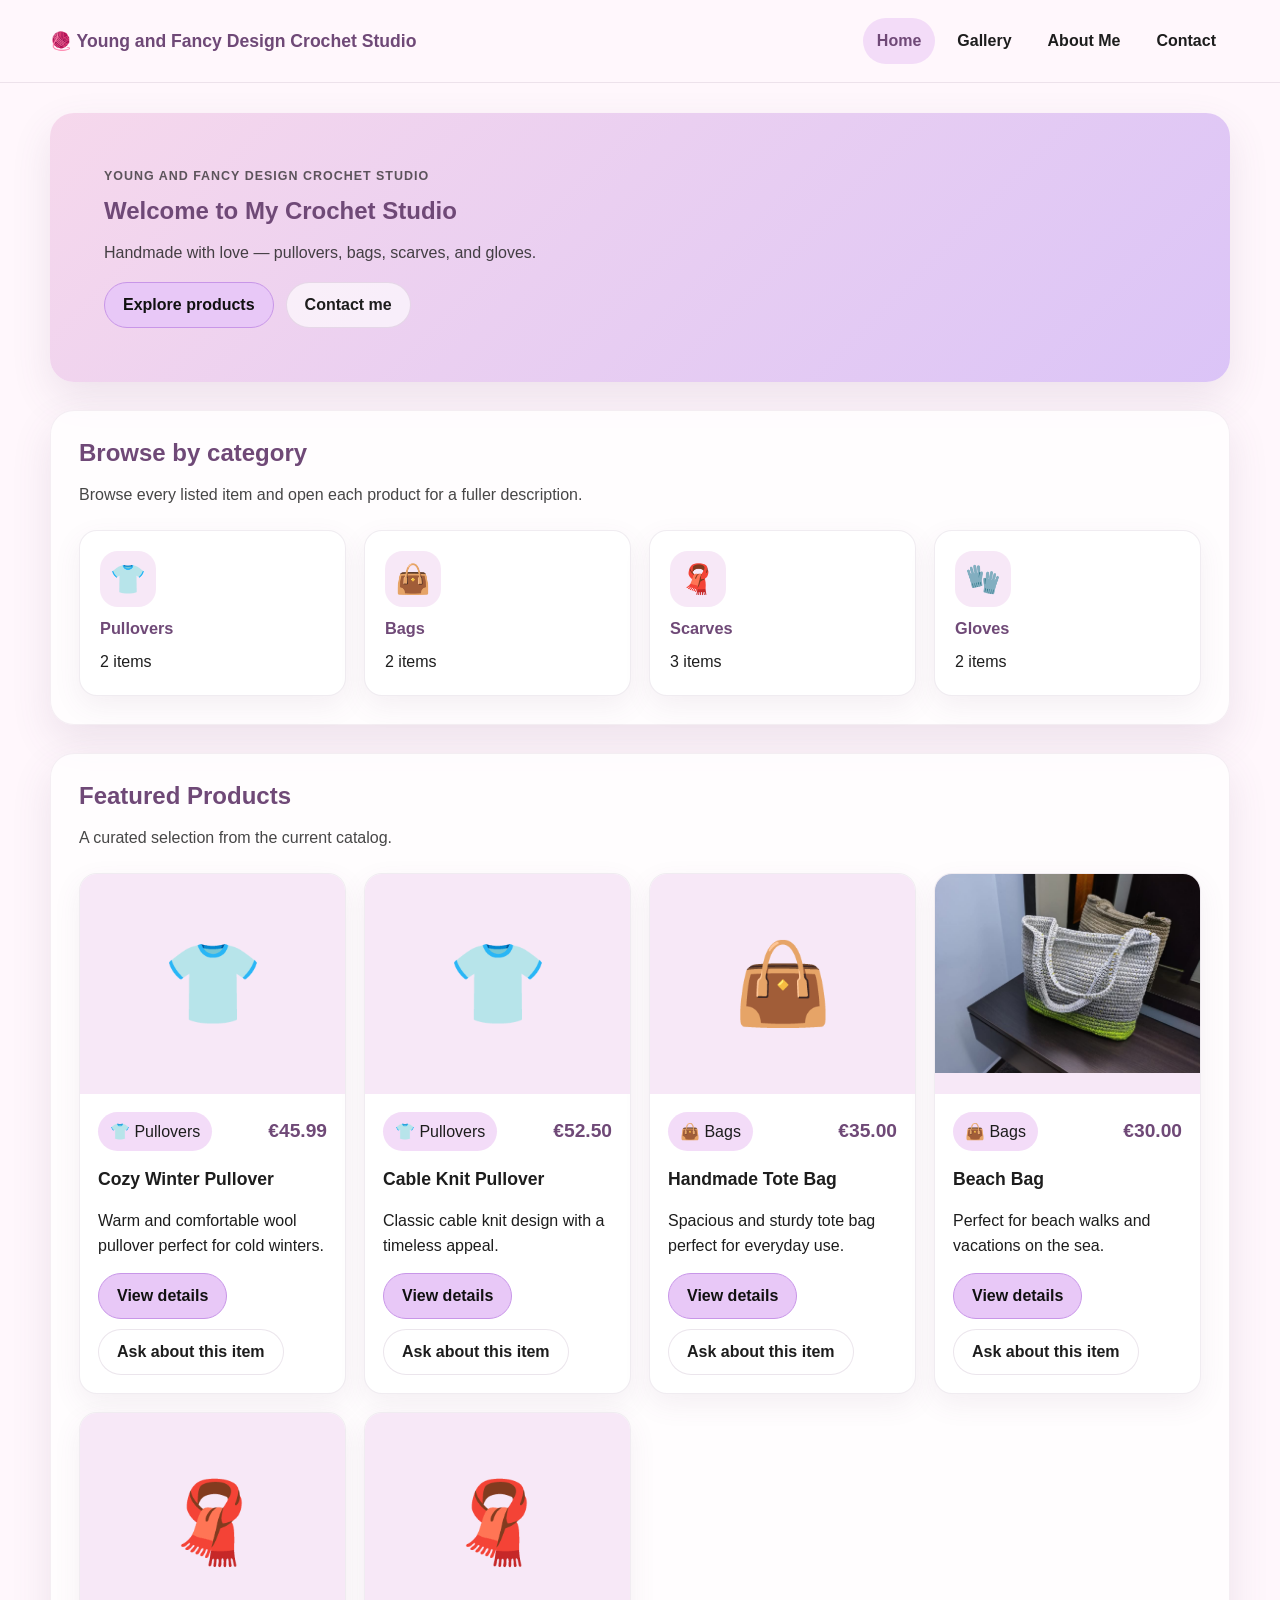
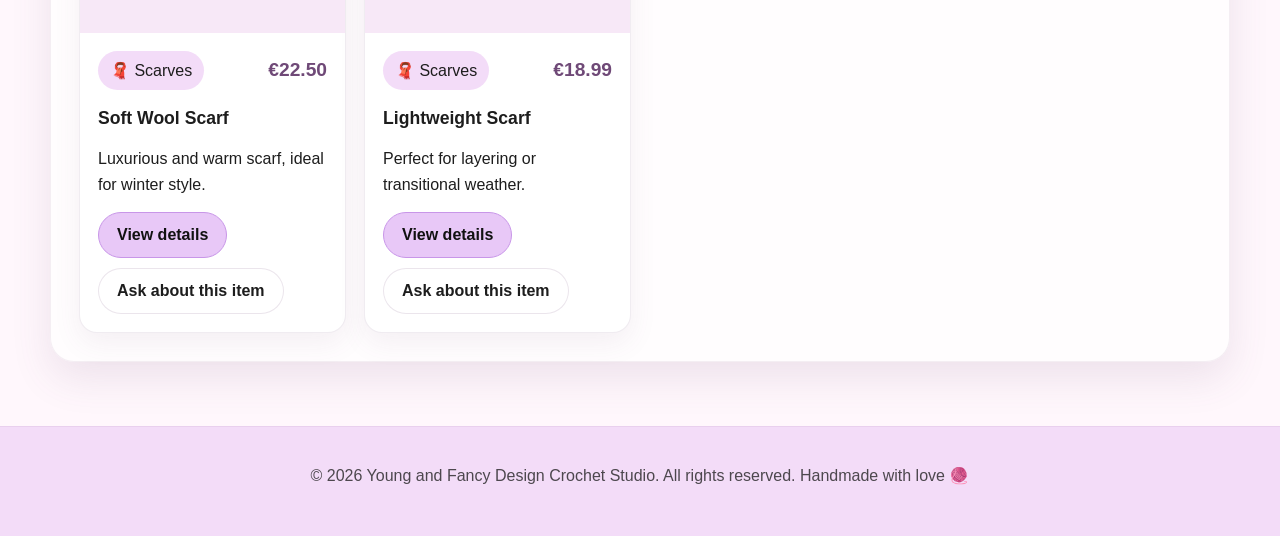
<file: index.html>
<!DOCTYPE html>
<html lang="en">
<head>
    <meta charset="UTF-8">
    <meta name="viewport" content="width=device-width, initial-scale=1.0">
    <title>Crochet Studio</title>
    <meta name="description" content="English-language crochet catalog website for handmade items.">
    <link rel="stylesheet" href="./assets/css/styles.css">
</head>
<body data-page="home">
<div class="site-shell">
    <header class="site-header" data-site-header></header>
    <main class="page" id="page-content"></main>
    <footer class="site-footer" data-site-footer></footer>
</div>
<script src="./assets/js/data.js"></script>
<script src="./assets/js/catalog.js"></script>
<script src="./assets/js/i18n.js"></script>
<script src="./assets/js/ui.js"></script>
<script src="./assets/js/app.js"></script>
</body>
</html>
</file>
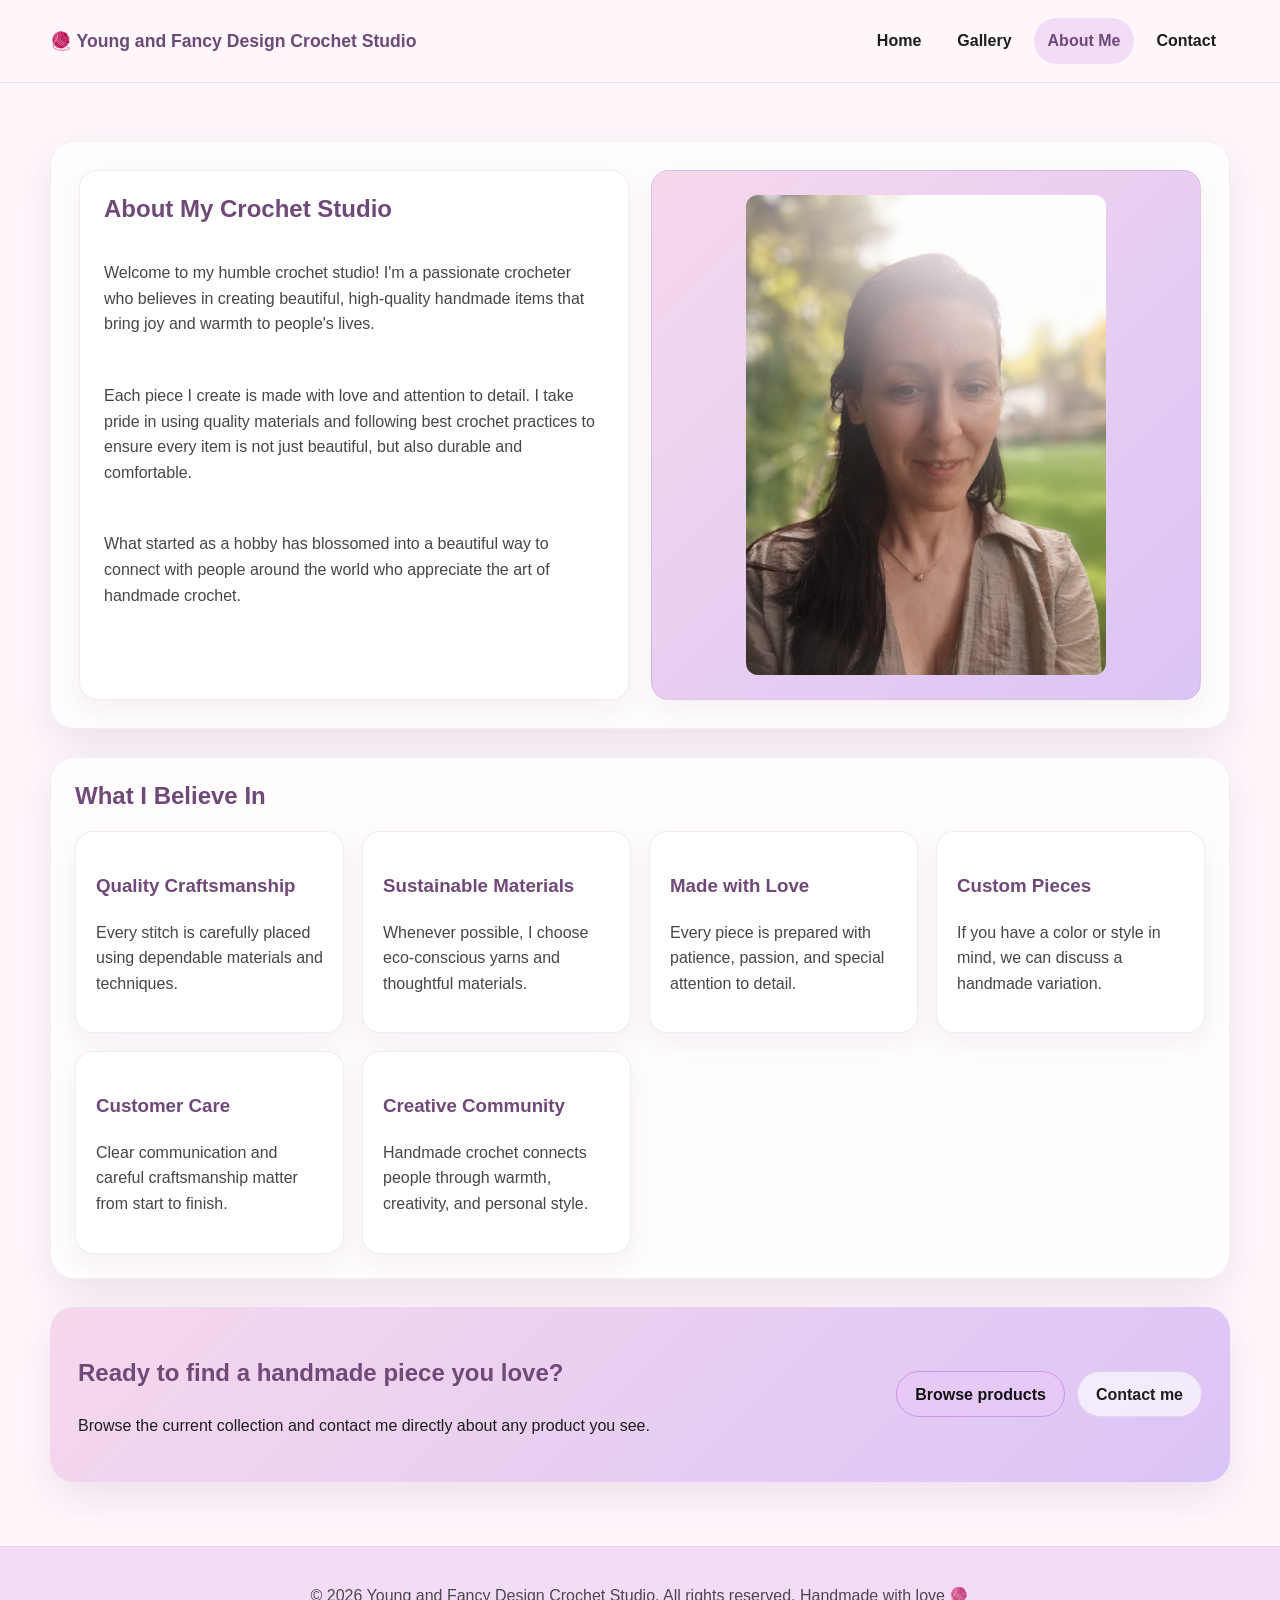
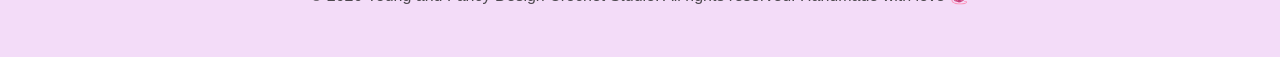
<file: about.html>
<!DOCTYPE html>
<html lang="en">
<head>
    <meta charset="UTF-8">
    <meta name="viewport" content="width=device-width, initial-scale=1.0">
    <title>Crochet Studio</title>
    <meta name="description" content="About the crochet studio and handmade process.">
    <link rel="stylesheet" href="./assets/css/styles.css">
</head>
<body data-page="about">
<div class="site-shell">
    <header class="site-header" data-site-header></header>
    <main class="page" id="page-content"></main>
    <footer class="site-footer" data-site-footer></footer>
</div>
<script src="./assets/js/data.js"></script>
<script src="./assets/js/catalog.js"></script>
<script src="./assets/js/i18n.js"></script>
<script src="./assets/js/ui.js"></script>
<script src="./assets/js/app.js"></script>
</body>
</html>
</file>
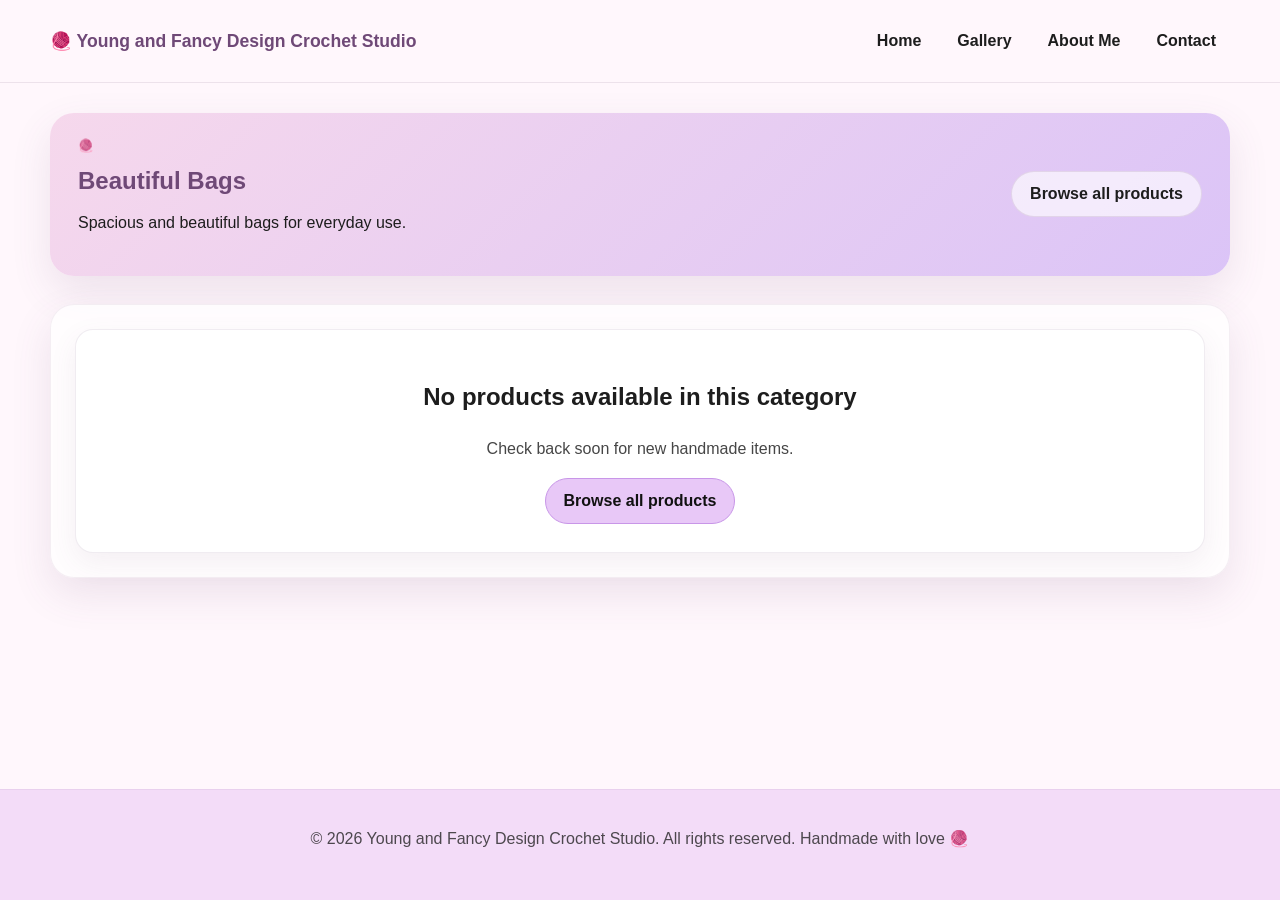
<file: category.html>
<!DOCTYPE html>
<html lang="en">
<head>
    <meta charset="UTF-8">
    <meta name="viewport" content="width=device-width, initial-scale=1.0">
    <title>Crochet Studio</title>
    <meta name="description" content="Browse crochet items by category.">
    <link rel="stylesheet" href="./assets/css/styles.css">
</head>
<body data-page="category">
<div class="site-shell">
    <header class="site-header" data-site-header></header>
    <main class="page" id="page-content"></main>
    <footer class="site-footer" data-site-footer></footer>
</div>
<script src="./assets/js/data.js"></script>
<script src="./assets/js/catalog.js"></script>
<script src="./assets/js/i18n.js"></script>
<script src="./assets/js/ui.js"></script>
<script src="./assets/js/app.js"></script>
</body>
</html>
</file>
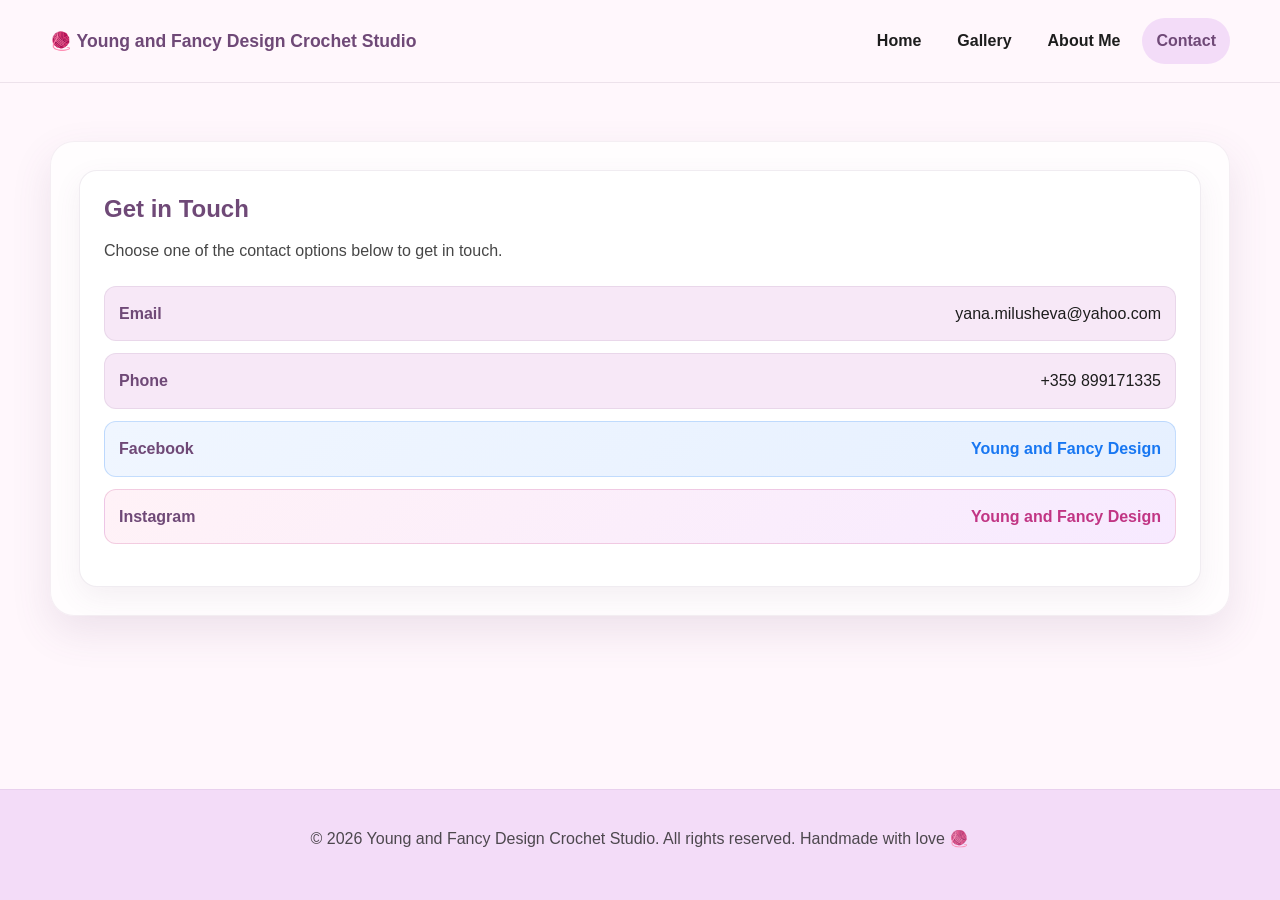
<file: contact.html>
<!DOCTYPE html>
<html lang="en">
<head>
    <meta charset="UTF-8">
    <meta name="viewport" content="width=device-width, initial-scale=1.0">
    <title>Crochet Studio</title>
    <meta name="description" content="Contact the crochet studio directly.">
    <link rel="stylesheet" href="./assets/css/styles.css">
</head>
<body data-page="contact">
<div class="site-shell">
    <header class="site-header" data-site-header></header>
    <main class="page" id="page-content"></main>
    <footer class="site-footer" data-site-footer></footer>
</div>
<script src="./assets/js/data.js"></script>
<script src="./assets/js/catalog.js"></script>
<script src="./assets/js/i18n.js"></script>
<script src="./assets/js/ui.js"></script>
<script src="./assets/js/app.js"></script>
</body>
</html>
</file>
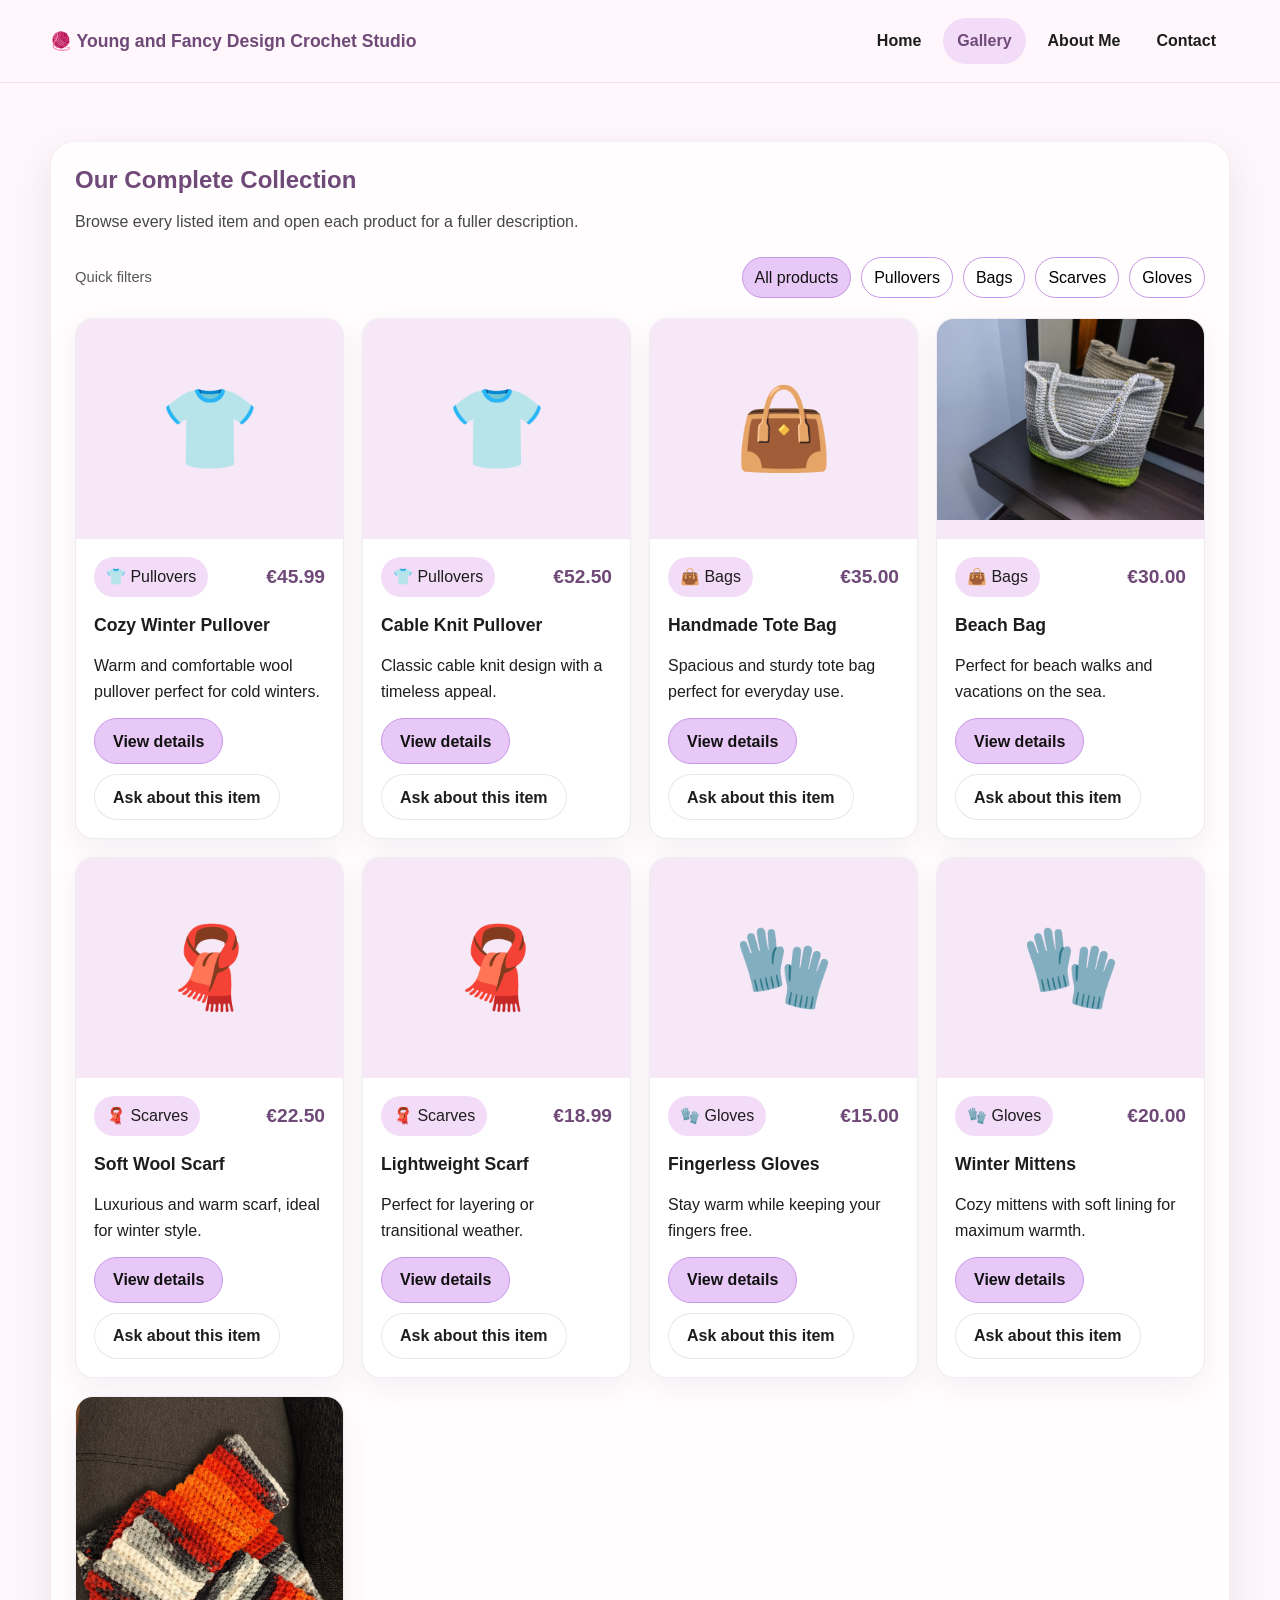
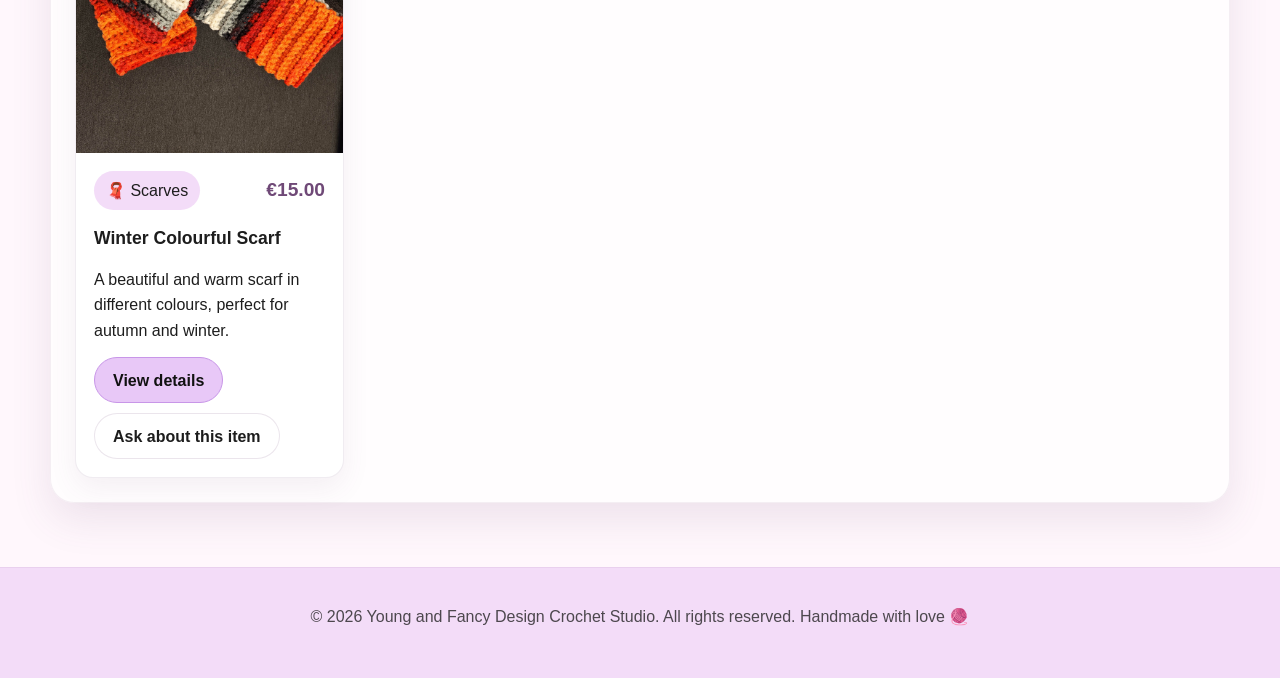
<file: gallery.html>
<!DOCTYPE html>
<html lang="en">
<head>
    <meta charset="UTF-8">
    <meta name="viewport" content="width=device-width, initial-scale=1.0">
    <title>Crochet Studio</title>
    <meta name="description" content="Browse the complete crochet catalog.">
    <link rel="stylesheet" href="./assets/css/styles.css">
</head>
<body data-page="gallery">
<div class="site-shell">
    <header class="site-header" data-site-header></header>
    <main class="page" id="page-content"></main>
    <footer class="site-footer" data-site-footer></footer>
</div>
<script src="./assets/js/data.js"></script>
<script src="./assets/js/catalog.js"></script>
<script src="./assets/js/i18n.js"></script>
<script src="./assets/js/ui.js"></script>
<script src="./assets/js/app.js"></script>
</body>
</html>
</file>
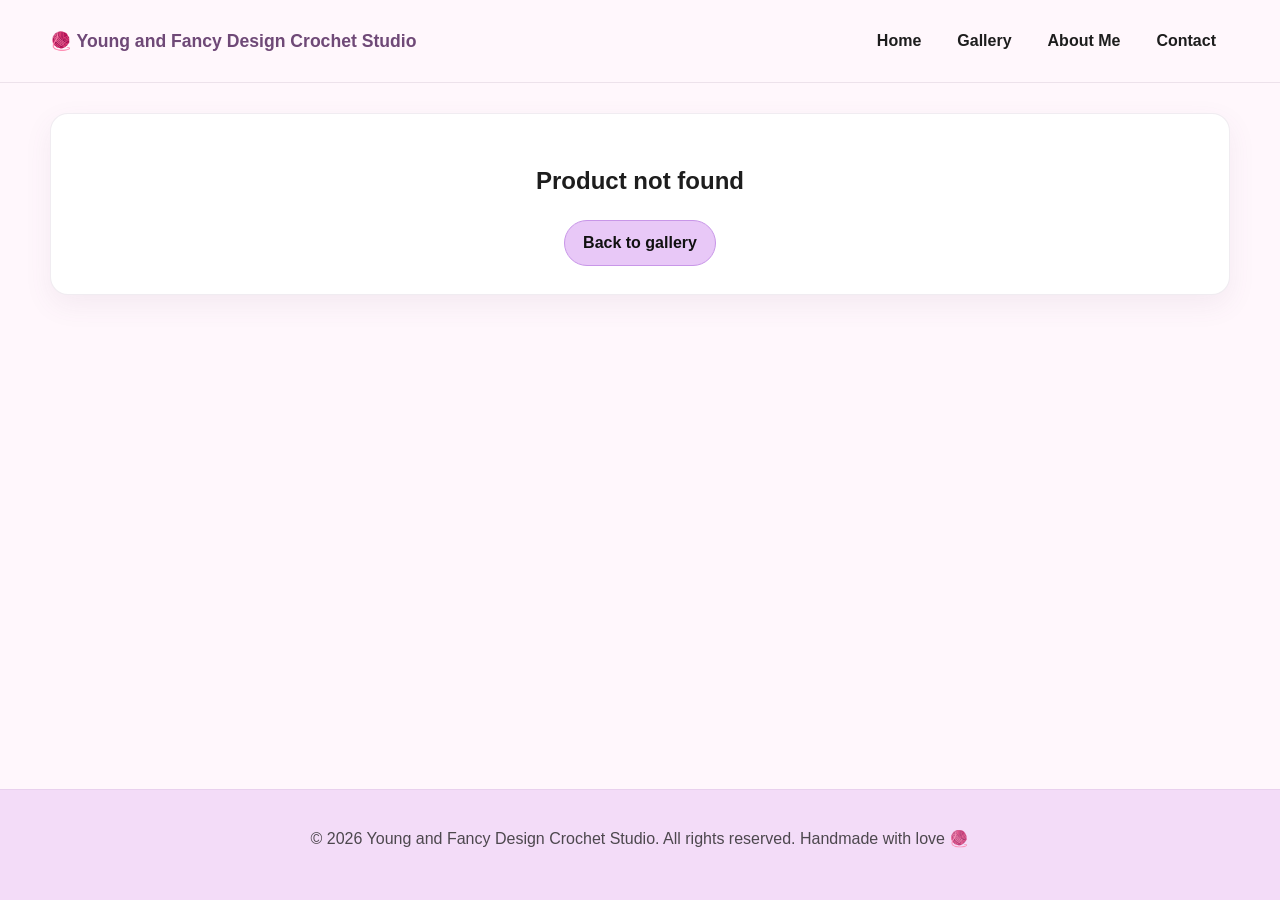
<file: product.html>
<!DOCTYPE html>
<html lang="en">
<head>
    <meta charset="UTF-8">
    <meta name="viewport" content="width=device-width, initial-scale=1.0">
    <title>Crochet Studio</title>
    <meta name="description" content="View details for a handmade crochet item.">
    <link rel="stylesheet" href="./assets/css/styles.css">
</head>
<body data-page="product">
<div class="site-shell">
    <header class="site-header" data-site-header></header>
    <main class="page" id="page-content"></main>
    <footer class="site-footer" data-site-footer></footer>
</div>
<script src="./assets/js/data.js"></script>
<script src="./assets/js/catalog.js"></script>
<script src="./assets/js/i18n.js"></script>
<script src="./assets/js/ui.js"></script>
<script src="./assets/js/app.js"></script>
</body>
</html>
</file>
<file: assets/css/styles.css>
:root {
    --site-bg: #fff7fc;
    --surface-soft: #f7e8f7;
    --surface-soft-2: #f3dcf8;
    --brand-start: #f6d8ec;
    --brand-end: #dbc4f7;
    --button-bg: #e8c8f7;
    --button-hover: #ddb6f0;
    --button-border: #c896e8;
    --heading-color: #6f4977;
    --text-color: #1d1d1d;
    --shadow-soft: 0 16px 40px rgba(111, 73, 119, 0.12);
    --border-soft: rgba(111, 73, 119, 0.12);
    --radius-lg: 24px;
    --radius-md: 18px;
    --radius-sm: 12px;
    --container: min(1180px, calc(100vw - 32px));
}

* {
    box-sizing: border-box;
}

html {
    scroll-behavior: smooth;
}

body {
    margin: 0;
    font-family: "Segoe UI", Tahoma, Geneva, Verdana, sans-serif;
    background: var(--site-bg);
    color: var(--text-color);
    line-height: 1.6;
}

img {
    max-width: 100%;
}

a {
    color: inherit;
    text-decoration: none;
}

button,
input,
textarea,
select {
    font: inherit;
}

.site-shell {
    min-height: 100vh;
    display: flex;
    flex-direction: column;
}

.site-header {
    position: sticky;
    top: 0;
    z-index: 10;
    background: rgba(255, 247, 252, 0.92);
    backdrop-filter: blur(16px);
    border-bottom: 1px solid var(--border-soft);
}

.site-header__inner,
.site-footer__inner,
.page {
    width: var(--container);
    margin: 0 auto;
}

.site-header__inner {
    display: flex;
    align-items: center;
    justify-content: space-between;
    gap: 20px;
    padding: 18px 0;
}

.brand {
    display: grid;
    gap: 4px;
    max-width: 430px;
}

.brand__title {
    color: var(--heading-color);
    font-weight: 800;
    font-size: 1.1rem;
}

.site-nav {
    display: flex;
    flex-wrap: wrap;
    justify-content: center;
    gap: 8px;
}

.site-nav__link,
.filter-chip,
.category-card,
.btn,
.contact-methods a,
.thumb-button {
    transition: 0.2s ease;
}

.site-nav__link {
    padding: 10px 14px;
    border-radius: 999px;
    font-weight: 600;
}

.site-nav__link:hover,
.site-nav__link.is-active {
    background: var(--surface-soft-2);
    color: var(--heading-color);
}

.page {
    flex: 1;
    padding: 30px 0 64px;
}

.hero-section,
.hero-strip,
.cta-panel {
    background: linear-gradient(135deg, var(--brand-start), var(--brand-end));
    border-radius: var(--radius-lg);
    box-shadow: var(--shadow-soft);
}

.hero-section {
    padding: clamp(28px, 6vw, 54px);
}

.hero-section__content {
    max-width: 720px;
}

.eyebrow {
    margin: 0 0 10px;
    color: rgba(29, 29, 29, 0.7);
    text-transform: uppercase;
    letter-spacing: 0.08em;
    font-weight: 800;
    font-size: 0.78rem;
}

.hero-section h1,
.hero-strip h1,
.section-heading h1,
.section-heading h2,
.product-layout__info h1,
.cta-panel h2,
.about-card h2,
.about-card h1,
.value-card h3,
.contact-card h2,
.interest-card h3 {
    color: var(--heading-color);
}

.hero-section h1,
.hero-strip h1,
.section-heading h1,
.product-layout__info h1 {
    margin: 0;
    line-height: 1.15;
}

.hero-section__lead,
.section-heading p,
.product-description,
.copy-stack p,
.value-card p,
.contact-card p,
.empty-state p {
    color: rgba(29, 29, 29, 0.82);
}

.hero-section__actions,
.stack-actions {
    display: flex;
    flex-wrap: wrap;
    gap: 12px;
}

.btn {
    display: inline-flex;
    align-items: center;
    justify-content: center;
    gap: 8px;
    min-height: 46px;
    border-radius: 999px;
    padding: 0 18px;
    font-weight: 700;
    border: 1px solid transparent;
    cursor: pointer;
}

.btn--primary {
    background: var(--button-bg);
    border-color: var(--button-border);
    color: #111;
}

.btn--primary:hover,
.filter-chip:hover,
.category-card:hover,
.contact-methods a:hover,
.thumb-button:hover {
    transform: translateY(-1px);
    box-shadow: 0 10px 24px rgba(111, 73, 119, 0.14);
}

.btn--ghost {
    background: rgba(255, 255, 255, 0.64);
    border-color: rgba(111, 73, 119, 0.14);
}

.btn--ghost:hover,
.btn--primary:hover {
    background: var(--button-hover);
}

.content-section {
    margin-top: 28px;
    padding: 28px;
    background: rgba(255, 255, 255, 0.72);
    border: 1px solid rgba(111, 73, 119, 0.08);
    border-radius: var(--radius-lg);
    box-shadow: var(--shadow-soft);
}

.content-section--compact {
    padding: 24px;
}

.section-heading {
    margin-bottom: 22px;
}

.section-heading h1,
.section-heading h2 {
    margin-bottom: 8px;
}

.category-grid,
.product-grid,
.value-grid {
    display: grid;
    gap: 18px;
}

.category-grid {
    grid-template-columns: repeat(auto-fit, minmax(180px, 1fr));
}

.category-card,
.value-card,
.product-card,
.about-card,
.contact-card,
.interest-card,
.empty-state {
    background: #fff;
    border: 1px solid rgba(111, 73, 119, 0.1);
    border-radius: var(--radius-md);
    box-shadow: 0 10px 28px rgba(111, 73, 119, 0.08);
}

.category-card {
    padding: 20px;
    display: grid;
    gap: 8px;
}

.category-card__emoji,
.image-frame__fallback {
    display: grid;
    place-items: center;
}

.category-card__emoji {
    width: 56px;
    height: 56px;
    font-size: 1.8rem;
    border-radius: 18px;
    background: var(--surface-soft);
}

.category-card strong {
    color: var(--heading-color);
    font-size: 1.02rem;
}

.product-grid {
    grid-template-columns: repeat(auto-fit, minmax(260px, 1fr));
}

.product-card {
    overflow: hidden;
}

.product-card__body {
    padding: 18px;
    display: grid;
    gap: 14px;
}

.product-card__meta,
.filter-bar,
.spec-list div,
.contact-methods a {
    display: flex;
    justify-content: space-between;
    gap: 12px;
}

.product-card__meta {
    align-items: center;
}

.product-card__price,
.product-price {
    font-size: 1.2rem;
    color: var(--heading-color);
}

.product-card__title {
    margin: 0;
    font-size: 1.1rem;
}

.product-card__description {
    margin: 0;
}

.product-card__actions {
    display: flex;
    flex-wrap: wrap;
    gap: 10px;
}

.category-pill,
.filter-chip {
    display: inline-flex;
    align-items: center;
    gap: 6px;
    padding: 7px 12px;
    border-radius: 999px;
}

.category-pill {
    background: var(--surface-soft-2);
}

.filter-bar {
    flex-wrap: wrap;
    align-items: center;
    margin-bottom: 20px;
}

.filter-bar__label {
    font-size: 0.92rem;
    color: rgba(29, 29, 29, 0.74);
}

.filter-bar__chips {
    display: flex;
    flex-wrap: wrap;
    gap: 10px;
}

.filter-chip {
    border: 1px solid var(--button-border);
    background: #fff;
    cursor: pointer;
}

.filter-chip.is-active {
    background: var(--button-bg);
    color: #111;
}

.image-frame {
    position: relative;
    min-height: 240px;
    overflow: hidden;
    background: var(--surface-soft);
}

.image-frame img {
    width: 100%;
    height: 100%;
    object-fit: cover;
    display: block;
}

.image-frame__fallback {
    position: absolute;
    inset: 0;
    font-size: clamp(3rem, 8vw, 5rem);
    color: #5f3b70;
}

.image-frame img[hidden],
.image-frame__fallback[hidden] {
    display: none;
}

.product-card__media {
    min-height: 220px;
}

.back-link {
    display: inline-flex;
    margin-bottom: 18px;
    font-weight: 700;
    color: var(--heading-color);
}

.product-layout,
.about-layout {
    display: grid;
    gap: 22px;
}

.product-layout {
    grid-template-columns: minmax(300px, 1.1fr) minmax(280px, 0.9fr);
    align-items: start;
}

.image-frame--detail {
    min-height: 420px;
    border-radius: var(--radius-md);
}

.thumb-grid {
    margin-top: 14px;
    display: flex;
    flex-wrap: wrap;
    gap: 12px;
}

.thumb-button {
    width: 84px;
    height: 84px;
    border-radius: 14px;
    border: 2px solid transparent;
    padding: 0;
    overflow: hidden;
    background: var(--surface-soft);
    cursor: pointer;
}

.thumb-button img {
    width: 100%;
    height: 100%;
    object-fit: cover;
    display: block;
}

.thumb-button.is-active {
    border-color: var(--button-border);
}

.product-layout__info {
    display: grid;
    gap: 16px;
}

.availability {
    width: fit-content;
    margin: 0;
    padding: 9px 12px;
    border-radius: 999px;
    font-weight: 700;
}

.availability--in {
    background: #e5f6eb;
    color: #1a6a3b;
}

.availability--low {
    background: #fff4df;
    color: #915f06;
}

.availability--out {
    background: #fde8e8;
    color: #9a1d1d;
}

.spec-list {
    display: grid;
    gap: 10px;
    margin: 0;
}

.spec-list div {
    padding: 12px 14px;
    background: var(--surface-soft);
    border-radius: var(--radius-sm);
}

.spec-list dt {
    font-weight: 700;
    color: var(--heading-color);
}

.spec-list dd {
    margin: 0;
    text-align: right;
}

.subheading {
    margin-bottom: 10px;
}

.about-layout {
    grid-template-columns: repeat(2, minmax(0, 1fr));
}

.about-card,
.contact-card {
    padding: 24px;
}

.about-card--visual {
    background: linear-gradient(135deg, var(--brand-start), var(--brand-end));
    display: grid;
    place-items: center;
    text-align: center;
}

.about-portrait {
    display: block;
    width: 100%;
    max-width: 360px;
    height: auto;
    border-radius: var(--radius-sm);
}

.copy-stack {
    display: grid;
    gap: 14px;
}

.value-grid {
    grid-template-columns: repeat(auto-fit, minmax(220px, 1fr));
}

.value-card {
    padding: 20px;
}

.cta-panel {
    margin-top: 28px;
    padding: 28px;
    display: flex;
    justify-content: space-between;
    align-items: center;
    gap: 20px;
}

.contact-methods {
    display: grid;
    gap: 12px;
    margin: 18px 0;
}

.contact-methods a {
    display: grid;
    grid-template-columns: minmax(0, 1fr) minmax(0, 2fr);
    align-items: center;
    gap: 12px;
    padding: 14px;
    border: 1px solid rgba(111, 73, 119, 0.1);
    border-radius: var(--radius-sm);
    background: var(--surface-soft);
}

.contact-methods a span {
    text-align: right;
    overflow-wrap: anywhere;
}

.contact-methods a.contact-methods__facebook {
    border-color: rgba(24, 119, 242, 0.2);
    background: linear-gradient(135deg, #f0f6ff, #e6f0ff);
}

.contact-methods__facebook span {
    color: #1877f2;
    font-weight: 600;
}

.contact-methods a.contact-methods__instagram {
    border-color: rgba(193, 53, 132, 0.2);
    background: linear-gradient(135deg, #fff2f7, #f7eaff);
}

.contact-methods__instagram span {
    color: #c13584;
    font-weight: 600;
}

.contact-methods strong {
    color: var(--heading-color);
}

.interest-card {
    padding: 18px;
    background: linear-gradient(180deg, rgba(247, 232, 247, 0.76), rgba(243, 220, 248, 0.76));
}

.hero-strip {
    padding: 24px 28px;
    display: flex;
    justify-content: space-between;
    align-items: center;
    gap: 20px;
}

.empty-state {
    padding: 28px;
    text-align: center;
}

.loading-state {
    text-align: center;
    font-weight: 700;
    color: var(--heading-color);
}

.site-footer {
    margin-top: auto;
    background: var(--surface-soft-2);
    border-top: 1px solid rgba(111, 73, 119, 0.08);
}

.site-footer__inner {
    padding: 20px 0 32px;
    display: grid;
    gap: 6px;
    text-align: center;
    color: rgba(29, 29, 29, 0.78);
}

@media (max-width: 960px) {
    .site-header__inner,
    .hero-strip,
    .cta-panel {
        grid-template-columns: 1fr;
        display: grid;
    }

    .site-nav {
        justify-content: flex-start;
    }

    .product-layout,
    .about-layout {
        grid-template-columns: 1fr;
    }
}

@media (max-width: 720px) {
    .page {
        padding-top: 20px;
    }

    .content-section,
    .hero-section,
    .hero-strip,
    .cta-panel,
    .about-card,
    .contact-card {
        padding: 20px;
    }

    .site-header__inner {
        padding: 14px 0;
    }

    .brand {
        max-width: none;
    }

    .site-nav {
        gap: 6px;
    }

    .site-nav__link,
    .btn {
        width: 100%;
    }

    .hero-section__actions,
    .product-card__actions,
    .stack-actions {
        flex-direction: column;
    }

    .filter-bar {
        align-items: flex-start;
    }
}
</file>
